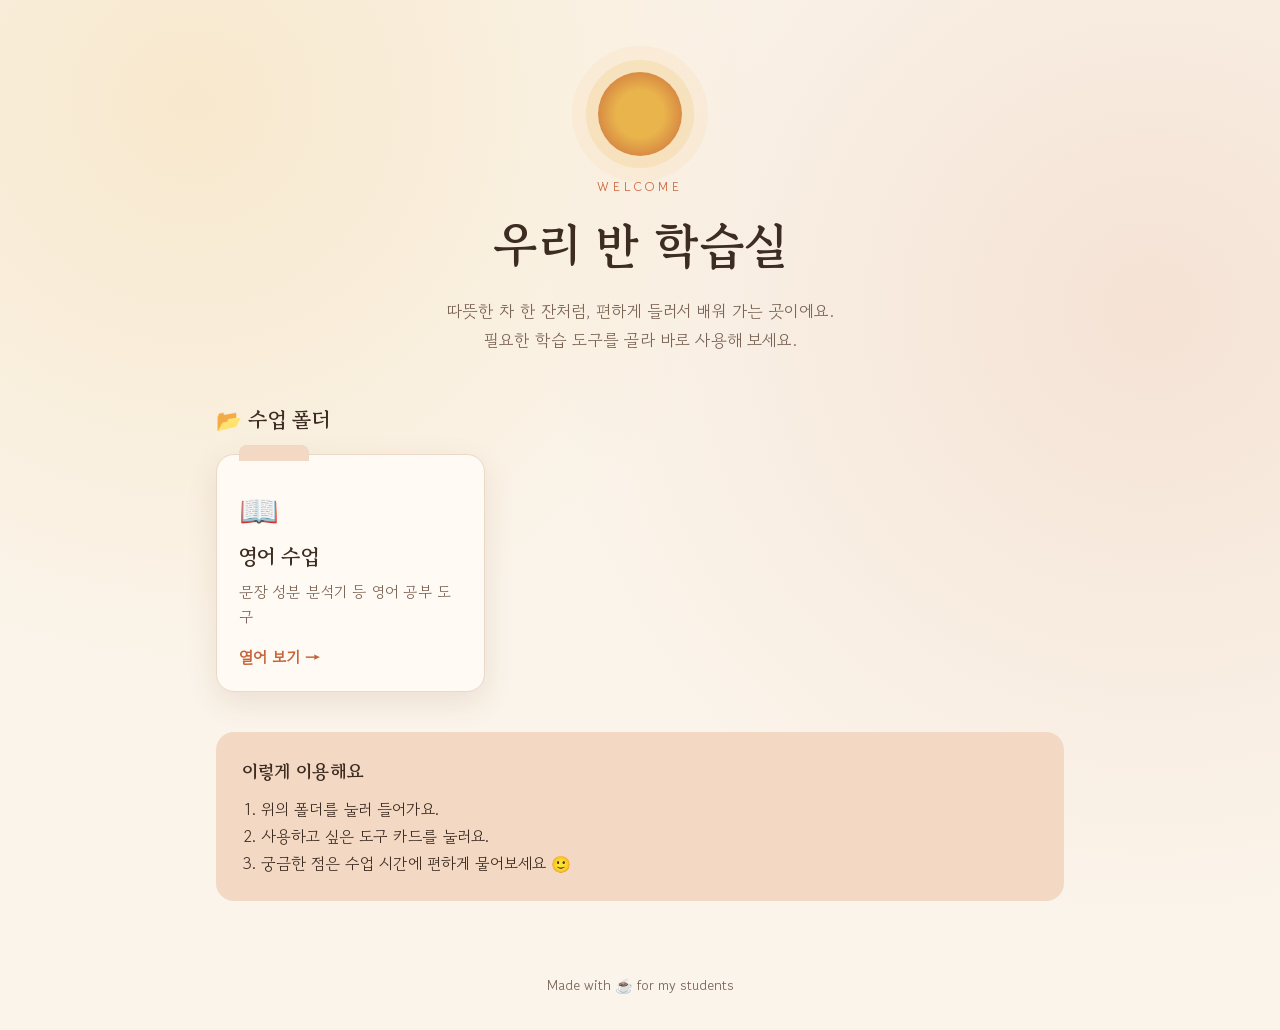
<file: index.html>
<!DOCTYPE html>
<html lang="ko">
<head>
<meta charset="utf-8">
<meta name="viewport" content="width=device-width, initial-scale=1">
<title>우리 반 학습실</title>
<meta name="description" content="함께 배우는 학습 도구를 모아 둔 공간">
<link rel="preconnect" href="https://fonts.googleapis.com">
<link rel="preconnect" href="https://fonts.gstatic.com" crossorigin>
<link href="https://fonts.googleapis.com/css2?family=Gowun+Batang:wght@400;700&family=Gowun+Dodum&display=swap" rel="stylesheet">
<link rel="stylesheet" href="style.css">
</head>
<body>
  <header class="hero">
    <div class="sun" aria-hidden="true"></div>
    <p class="eyebrow">Welcome</p>
    <h1>우리 반 학습실</h1>
    <p class="lead">따뜻한 차 한 잔처럼, 편하게 들러서 배워 가는 곳이에요.<br>필요한 학습 도구를 골라 바로 사용해 보세요.</p>
  </header>

  <main class="wrap">
    <h2 class="section-title">📂 수업 폴더</h2>
    <div class="grid">
      <a class="folder" href="영어 수업/">
        <span class="tab" aria-hidden="true"></span>
        <span class="icon" aria-hidden="true">📖</span>
        <span class="name">영어 수업</span>
        <span class="desc">문장 성분 분석기 등 영어 공부 도구</span>
        <span class="go">열어 보기 →</span>
      </a>
    </div>

    <section class="note">
      <h2>이렇게 이용해요</h2>
      <ol>
        <li>위의 폴더를 눌러 들어가요.</li>
        <li>사용하고 싶은 도구 카드를 눌러요.</li>
        <li>궁금한 점은 수업 시간에 편하게 물어보세요 🙂</li>
      </ol>
    </section>
  </main>

  <footer>Made with ☕ for my students</footer>
</body>
</html>
</file>
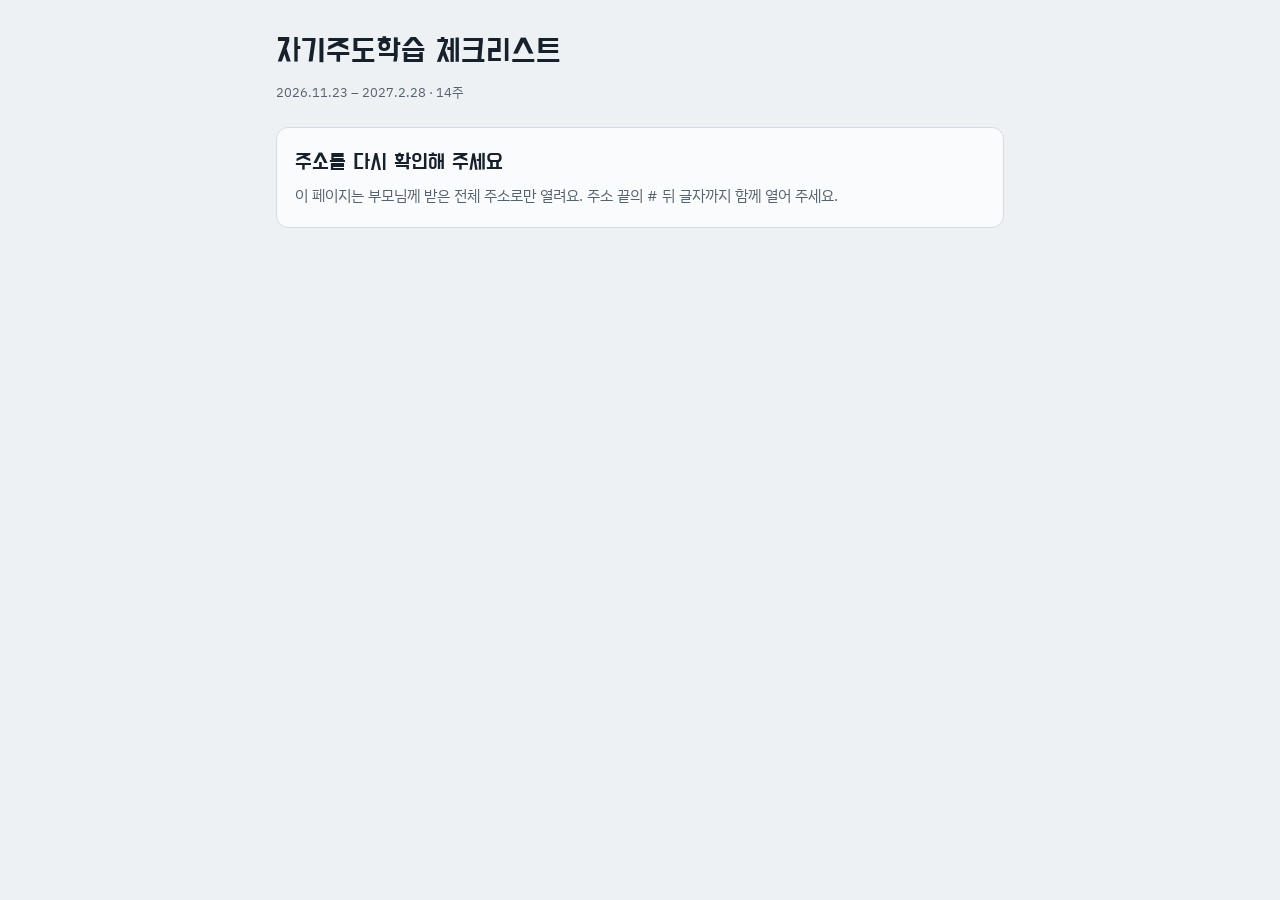
<file: study-checklist/index.html>
<!doctype html>
<html lang="ko">
<head>
<meta charset="utf-8">
<meta name="viewport" content="width=device-width, initial-scale=1, viewport-fit=cover">
<meta name="robots" content="noindex, nofollow">
<meta name="referrer" content="no-referrer">
<title>자기주도학습 체크리스트</title>
<link rel="icon" href="data:,">
<link rel="preconnect" href="https://fonts.googleapis.com">
<link rel="preconnect" href="https://fonts.gstatic.com" crossorigin>
<link rel="stylesheet" href="https://fonts.googleapis.com/css2?family=Do+Hyeon&family=IBM+Plex+Sans+KR:wght@400;500;600&display=swap">
<style>
/* Layout: 한 열 노트 형태. 위에서 아래로 주간 진행 → 전체 현황 → 요일 탭 → 오늘 체크리스트 → 모르는 부분 기록.
   과목마다 고유 색(수학 파랑, 과학 초록, 국어 분홍, 영어 황색)을 쓰고 나머지는 먹색으로 통일한다. */
:root {
  color-scheme: light;
  --bg: #eef1f4;
  --surface: #fafbfc;
  --ink: #17212b;
  --ink-2: #55626f;
  --line: #d5dbe2;
  --accent: #17212b;
  --on-accent: #fafbfc;
  --focus: #2a62d6;
  --danger: #b3362b;
  --warn-bg: #fff4d6;
  --warn-ink: #5e4300;
  --math: #2a62d6;
  --sci: #17784d;
  --ko: #c4365f;
  --en: #8f5a05;
  --font-display: "Do Hyeon", "Apple SD Gothic Neo", "Malgun Gothic", sans-serif;
  --font-body: "IBM Plex Sans KR", "Apple SD Gothic Neo", "Malgun Gothic", "Noto Sans KR", sans-serif;
}
@media (prefers-color-scheme: dark) {
  :root:not([data-theme="light"]) {
    --bg: #0f141a;
    --surface: #171e26;
    --ink: #e7ecf1;
    --ink-2: #9aa7b4;
    --line: #2a343f;
    --accent: #e7ecf1;
    --on-accent: #0f141a;
    --focus: #7aa5ff;
    --danger: #ff8a7d;
    --warn-bg: #3a2f10;
    --warn-ink: #f6dfa0;
    --math: #6b9bff;
    --sci: #4cc48c;
    --ko: #ff7c9f;
    --en: #f0b24a;
    color-scheme: dark;
  }
}
:root[data-theme="dark"] {
  --bg: #0f141a;
  --surface: #171e26;
  --ink: #e7ecf1;
  --ink-2: #9aa7b4;
  --line: #2a343f;
  --accent: #e7ecf1;
  --on-accent: #0f141a;
  --focus: #7aa5ff;
  --danger: #ff8a7d;
  --warn-bg: #3a2f10;
  --warn-ink: #f6dfa0;
  --math: #6b9bff;
  --sci: #4cc48c;
  --ko: #ff7c9f;
  --en: #f0b24a;
  color-scheme: dark;
}

* { box-sizing: border-box; }
html { -webkit-text-size-adjust: 100%; }
body { margin: 0; background: var(--bg); color: var(--ink); font-family: var(--font-body); font-size: 15px; line-height: 1.55; }
h1, h2, h3, p { margin: 0; }
button, input, select, textarea { font: inherit; color: inherit; }
button { cursor: pointer; }
[hidden] { display: none !important; }
:focus-visible { outline: 2px solid var(--focus); outline-offset: 2px; }

.wrap { max-width: 760px; margin-inline: auto; padding-inline: 16px; padding-block: 20px 40px; padding-bottom: calc(40px + env(safe-area-inset-bottom, 0px)); }

/* 상단 */
.top { display: flex; flex-direction: column; gap: 12px; }
h1 { font-family: var(--font-display); font-weight: 400; font-size: clamp(24px, 6vw, 32px); line-height: 1.2; text-wrap: balance; }
.period { color: var(--ink-2); font-size: 13px; font-variant-numeric: tabular-nums; }
.modenote { background: var(--warn-bg); color: var(--warn-ink); border-radius: 10px; padding: 10px 14px; font-size: 14px; }
.weekrow { display: flex; align-items: center; gap: 8px; }
.weekinfo { flex: 1; min-width: 0; display: flex; align-items: baseline; justify-content: space-between; gap: 12px; flex-wrap: wrap; }
.weeklabel { font-weight: 600; font-size: 16px; font-variant-numeric: tabular-nums; }
.weekcount { color: var(--ink-2); font-size: 14px; font-variant-numeric: tabular-nums; }
.icon { width: 44px; height: 44px; flex: none; border: 1px solid var(--line); background: var(--surface); border-radius: 10px; font-size: 22px; line-height: 1; display: grid; place-items: center; }
.icon:hover:not(:disabled) { border-color: var(--ink-2); }
.icon:disabled { opacity: .35; cursor: default; }
.track { height: 6px; background: var(--line); border-radius: 3px; overflow: hidden; }
.fill { height: 100%; width: 0; background: var(--accent); border-radius: 3px; transition: width .25s ease; }
.link { align-self: flex-start; background: none; border: 0; padding: 6px 0; color: var(--ink); text-decoration: underline; text-underline-offset: 3px; font-size: 14px; }

/* 전체 현황 */
.overall { margin-top: 12px; background: var(--surface); border: 1px solid var(--line); border-radius: 12px; overflow: hidden; }
.overall > summary { min-height: 48px; display: flex; align-items: center; gap: 10px; padding-inline: 14px; font-weight: 600; cursor: pointer; list-style-position: inside; }
.overall > summary .sum-total { margin-left: auto; color: var(--ink-2); font-weight: 400; font-size: 13px; font-variant-numeric: tabular-nums; }
.owk { display: grid; grid-template-columns: minmax(0, 1fr) auto; align-items: center; column-gap: 12px; row-gap: 6px; width: 100%; text-align: left; border: 0; border-top: 1px solid var(--line); background: transparent; padding: 10px 14px; min-height: 56px; }
.owk:hover { background: var(--bg); }
.owk[aria-current="true"] { background: var(--bg); }
.owk .ow-name { font-weight: 600; font-size: 14px; font-variant-numeric: tabular-nums; }
.owk .ow-name small { font-weight: 400; color: var(--ink-2); margin-left: 6px; font-size: 12px; }
.owk .ow-stat { color: var(--ink-2); font-size: 13px; font-variant-numeric: tabular-nums; text-align: right; }
.owk .ow-bar { grid-column: 1 / -1; height: 4px; background: var(--line); border-radius: 2px; overflow: hidden; }
.owk .ow-bar i { display: block; height: 100%; background: var(--accent); }

/* 요일 탭 */
.tabs { position: sticky; top: env(safe-area-inset-top, 0px); z-index: 5; background: var(--bg); padding-block: 12px; display: grid; grid-template-columns: repeat(7, minmax(0, 1fr)); gap: 4px; margin-top: 4px; }
.tab { min-height: 66px; padding: 6px 2px; border: 1px solid var(--line); background: var(--surface); border-radius: 10px; display: flex; flex-direction: column; align-items: center; justify-content: center; gap: 2px; }
.tab .dn { font-weight: 600; font-size: 15px; }
.tab .dd { width: 24px; height: 24px; display: grid; place-items: center; border-radius: 50%; font-size: 13px; color: var(--ink-2); font-variant-numeric: tabular-nums; }
.tab.today .dd { border: 1.5px solid currentColor; color: var(--ink); font-weight: 600; }
.tab .dc { font-size: 11px; color: var(--ink-2); font-variant-numeric: tabular-nums; }
.tab.complete .dc { color: var(--sci); font-weight: 600; }
.tab[aria-current="true"] { background: var(--accent); color: var(--on-accent); border-color: var(--accent); }
.tab[aria-current="true"] .dd, .tab[aria-current="true"] .dc, .tab[aria-current="true"].complete .dc { color: var(--on-accent); }
.tab[aria-current="true"].today .dd { color: var(--on-accent); }

/* 오늘 체크리스트 */
.dayhead { display: flex; align-items: center; gap: 10px; flex-wrap: wrap; margin-top: 12px; }
h2 { font-family: var(--font-display); font-weight: 400; font-size: 22px; line-height: 1.3; }
.badge { background: var(--accent); color: var(--on-accent); border-radius: 999px; padding: 1px 10px; font-size: 12px; font-weight: 600; }
.daycount { margin-left: auto; font-family: var(--font-display); font-size: 22px; font-variant-numeric: tabular-nums; }
.alldone { color: var(--sci); font-weight: 600; margin-top: 6px; }
.group { margin-top: 18px; }
.grouphead { display: flex; align-items: center; gap: 8px; font-weight: 600; color: var(--c); font-size: 14px; }
.grouphead .dot { width: 10px; height: 10px; border-radius: 50%; background: var(--c); }
.grouphead .gc { margin-left: auto; color: var(--ink-2); font-weight: 400; font-variant-numeric: tabular-nums; }
.items { list-style: none; margin: 6px 0 0; padding: 0; background: var(--surface); border: 1px solid var(--line); border-radius: 12px; }
.item { display: flex; flex-wrap: wrap; align-items: center; column-gap: 8px; padding-inline: 14px 10px; }
.item + .item { border-top: 1px solid var(--line); }
.check { flex: 1 1 200px; min-width: 0; display: flex; align-items: center; gap: 12px; padding-block: 12px; min-height: 56px; cursor: pointer; }
.check input { position: absolute; opacity: 0; width: 1px; height: 1px; }
.box { flex: none; width: 26px; height: 26px; border: 2px solid var(--c); border-radius: 7px; position: relative; background: transparent; }
.check input:checked + .box { background: var(--c); }
.check input:checked + .box::after { content: ""; position: absolute; left: 7px; top: 2px; width: 7px; height: 13px; border: solid var(--on-accent); border-width: 0 2.5px 2.5px 0; transform: rotate(45deg); }
.check input:focus-visible + .box { outline: 2px solid var(--focus); outline-offset: 2px; }
.itext { min-width: 0; display: flex; flex-direction: column; }
.ititle { font-weight: 500; overflow-wrap: anywhere; }
.ihint { color: var(--ink-2); font-size: 13px; }
.item.done .ititle { text-decoration: line-through; color: var(--ink-2); }
.iact { margin-left: auto; display: flex; align-items: center; gap: 8px; flex-wrap: wrap; padding-bottom: 8px; }
.skip { display: inline-flex; align-items: center; gap: 6px; min-height: 40px; padding: 0 12px 0 10px; border: 1px solid var(--line); border-radius: 999px; font-size: 13px; color: var(--ink-2); cursor: pointer; }
.skip input { width: 18px; height: 18px; margin: 0; accent-color: var(--ink-2); }
.item.skipped .skip { background: var(--ink-2); border-color: var(--ink-2); color: var(--bg); font-weight: 600; }
.item.skipped .skip input { accent-color: var(--bg); }
.item.skipped .ititle { color: var(--ink-2); }
.ask { flex: none; border: 1px solid var(--line); background: transparent; border-radius: 999px; padding: 6px 12px; min-height: 36px; font-size: 13px; color: var(--ink-2); }
.ask:hover { color: var(--ink); border-color: var(--ink-2); }
.s-math { --c: var(--math); }
.s-sci { --c: var(--sci); }
.s-ko { --c: var(--ko); }
.s-en { --c: var(--en); }

/* 기록 */
.log { margin-top: 36px; padding-top: 24px; border-top: 1px solid var(--line); }
.lede { color: var(--ink-2); margin-top: 4px; }
form { margin-top: 16px; display: flex; flex-direction: column; gap: 14px; background: var(--surface); border: 1px solid var(--line); border-radius: 12px; padding: 16px; }
.two { display: grid; grid-template-columns: repeat(auto-fit, minmax(150px, 1fr)); gap: 12px; }
.field { display: flex; flex-direction: column; gap: 6px; min-width: 0; }
.field > span, legend { font-size: 13px; font-weight: 600; color: var(--ink-2); }
fieldset { border: 0; padding: 0; margin: 0; min-width: 0; }
legend { padding: 0; margin-bottom: 6px; }
select, input[type="text"], textarea { width: 100%; min-height: 44px; padding: 10px 12px; font-size: 16px; background: var(--bg); border: 1px solid var(--line); border-radius: 8px; }
textarea { resize: vertical; }
.chips { display: flex; flex-wrap: wrap; gap: 8px; }
.chip { min-height: 40px; padding: 6px 14px; border-radius: 999px; border: 1px solid var(--line); background: var(--bg); font-size: 14px; }
.chip[aria-pressed="true"] { background: var(--accent); color: var(--on-accent); border-color: var(--accent); font-weight: 600; }
.formfoot { display: flex; align-items: center; gap: 12px; flex-wrap: wrap; }
.primary { min-height: 46px; padding: 10px 22px; border: 0; border-radius: 10px; background: var(--accent); color: var(--on-accent); font-weight: 600; }
.hint { color: var(--ink-2); font-size: 13px; }
.msg { color: var(--danger); font-size: 13px; }

.logbar { margin-top: 24px; display: flex; align-items: center; justify-content: space-between; gap: 12px; flex-wrap: wrap; }
.seg { display: inline-flex; border: 1px solid var(--line); border-radius: 10px; overflow: hidden; background: var(--surface); }
.seg button { border: 0; background: transparent; padding: 8px 14px; min-height: 40px; font-size: 14px; }
.seg button[aria-pressed="true"] { background: var(--accent); color: var(--on-accent); font-weight: 600; }
.notes { list-style: none; margin: 12px 0 0; padding: 0; display: flex; flex-direction: column; gap: 10px; }
.empty { color: var(--ink-2); padding: 18px 4px; }
.note { background: var(--surface); border: 1px solid var(--line); border-radius: 12px; padding: 14px 16px; display: flex; flex-direction: column; gap: 8px; min-width: 0; }
.nhead { display: flex; align-items: center; gap: 8px; flex-wrap: wrap; font-size: 13px; }
.ntag { color: var(--c); font-weight: 600; }
.nwhen { color: var(--ink-2); }
.nsrc { margin-left: auto; display: flex; gap: 6px; flex-wrap: wrap; }
.nsrc span { border: 1px solid var(--line); border-radius: 999px; padding: 0 9px; font-size: 12px; }
.nq { font-weight: 500; white-space: pre-wrap; overflow-wrap: anywhere; }
.nmeta { color: var(--ink-2); font-size: 14px; white-space: pre-wrap; overflow-wrap: anywhere; }
.nmeta b { font-weight: 600; color: var(--ink); }
.nact { display: flex; align-items: center; justify-content: space-between; gap: 12px; flex-wrap: wrap; margin-top: 2px; }
.solved { display: inline-flex; align-items: center; gap: 8px; min-height: 40px; cursor: pointer; font-size: 14px; }
.solved input { width: 20px; height: 20px; accent-color: var(--sci); }
.del { border: 0; background: none; color: var(--ink-2); font-size: 13px; min-height: 40px; padding: 0 4px; text-decoration: underline; text-underline-offset: 3px; }
.del.armed { color: var(--danger); font-weight: 600; }
.note.isdone .nq { color: var(--ink-2); }

/* 주소 키가 없을 때 */
.gate { margin-top: 24px; background: var(--surface); border: 1px solid var(--line); border-radius: 12px; padding: 20px 18px; display: flex; flex-direction: column; gap: 8px; }
.gate p { color: var(--ink-2); }

footer { margin-top: 28px; color: var(--ink-2); font-size: 13px; }
footer .err { color: var(--danger); }

@media (min-width: 560px) {
  .wrap { padding-block: 32px 56px; }
  .tab { min-height: 72px; }
}
@media (prefers-reduced-motion: reduce) {
  .fill { transition: none; }
}
</style>
</head>
<body>

<div class="wrap">
  <header class="top">
    <h1>자기주도학습 체크리스트</h1>
    <p class="period" id="period"></p>
    <p class="modenote" id="modeNote" hidden></p>
  </header>

  <section id="gate" class="gate" hidden>
    <h2>주소를 다시 확인해 주세요</h2>
    <p>이 페이지는 부모님께 받은 전체 주소로만 열려요. 주소 끝의 # 뒤 글자까지 함께 열어 주세요.</p>
  </section>

  <div id="app">
    <div class="weekrow" style="margin-top:12px">
      <button id="prevWeek" class="icon" type="button" aria-label="이전 주">‹</button>
      <div class="weekinfo">
        <span id="weekLabel" class="weeklabel"></span>
        <span id="weekCount" class="weekcount"></span>
      </div>
      <button id="nextWeek" class="icon" type="button" aria-label="다음 주">›</button>
    </div>
    <div class="track" id="weekTrack" role="progressbar" aria-label="이번 주 진행률" aria-valuemin="0" aria-valuemax="100" aria-valuenow="0" style="margin-top:12px"><div id="weekFill" class="fill"></div></div>
    <button id="thisWeek" class="link" type="button" hidden>이번 주로 돌아가기</button>

    <details class="overall" id="overall">
      <summary><span>전체 현황</span><span class="sum-total" id="sumTotal"></span></summary>
      <div id="overallList"></div>
    </details>

    <nav id="tabs" class="tabs" aria-label="요일 선택"></nav>

    <main>
      <section aria-labelledby="dayTitle">
        <div class="dayhead">
          <h2 id="dayTitle"></h2>
          <span id="todayBadge" class="badge" hidden>오늘</span>
          <span id="dayCount" class="daycount"></span>
        </div>
        <p id="allDone" class="alldone" hidden></p>
        <div id="groups"></div>
      </section>

      <section id="log" class="log" aria-labelledby="logTitle">
        <h2 id="logTitle">모르는 부분 기록</h2>
        <p class="lede">공부하다 막힌 곳을 어디에서 찾아봤는지 적어 두세요.</p>

        <form id="noteForm" novalidate>
          <div class="two">
            <label class="field"><span>과목</span><select id="nSubject"></select></label>
            <label class="field"><span>파트</span><select id="nPart"></select></label>
          </div>
          <fieldset>
            <legend>찾아본 곳 (여러 개 선택 가능)</legend>
            <div id="nSources" class="chips"></div>
          </fieldset>
          <label class="field"><span>모르는 내용</span><textarea id="nQuestion" rows="3" placeholder="어떤 부분이 이해되지 않았나요?"></textarea></label>
          <label class="field"><span>강의 제목 · 검색어</span><input id="nQuery" type="text" autocomplete="off" placeholder="유튜브 채널과 강의 제목, EBS 강의명, AI에 물어본 질문"></label>
          <label class="field"><span>알게 된 내용</span><textarea id="nAnswer" rows="2" placeholder="찾아보고 이해한 점 (아직이면 비워 두세요)"></textarea></label>
          <div class="formfoot">
            <button class="primary" type="submit">기록 추가</button>
            <span id="nDayHint" class="hint"></span>
            <span id="nMsg" class="msg" role="alert"></span>
          </div>
        </form>

        <div class="logbar">
          <div class="seg" role="group" aria-label="기록 보기 범위">
            <button id="fDay" type="button" aria-pressed="true"></button>
            <button id="fWeek" type="button" aria-pressed="false"></button>
          </div>
        </div>
        <ul id="notes" class="notes"></ul>
      </section>
    </main>
  </div>

  <footer><span id="saveStatus" aria-live="polite"></span></footer>
</div>

<noscript><p style="padding:16px">이 페이지는 JavaScript가 켜져 있어야 동작해요.</p></noscript>

<script type="module">
import { firebaseConfig } from './firebase-config.js';

document.documentElement.lang = 'ko';

/* ---------- 학습 계획 ---------- */
const DAYS = ['월', '화', '수', '목', '금', '토', '일'];
const SUBJ = { math: '수학', sci: '과학', ko: '국어', en: '영어' };
const ORDER = ['math', 'sci', 'ko', 'en'];
const PARTS = {
  math: ['학원 수업', '기타'],
  sci: ['학원 수업', '기타'],
  ko: ['어휘', '문법', '문학', '비문학', '기타'],
  en: ['단어', '문법·구문·독해', '기타']
};
const SOURCES = ['유튜브 강의', 'EBS 강의', 'AI 검색', '기타'];
const ITEMS = {
  math: { s: 'math', part: '학원 수업', title: '수학 학원 출석', hint: '학원에 다녀왔으면 체크' },
  sci: { s: 'sci', part: '학원 수업', title: '과학 학원 출석', hint: '학원에 다녀왔으면 체크' },
  kov: { s: 'ko', part: '어휘', title: '국어 어휘', hint: '매일' },
  kog: { s: 'ko', part: '문법', title: '국어 문법', hint: '금요일' },
  kol: { s: 'ko', part: '문학', title: '국어 문학', hint: '금요일' },
  kon: { s: 'ko', part: '비문학', title: '국어 비문학', hint: '일요일' },
  env: { s: 'en', part: '단어', title: '영어 단어', hint: '매일' },
  eng: { s: 'en', part: '문법·구문·독해', title: '영어 문법 · 구문 · 독해', hint: '일요일' }
};
const SCHEDULE = [
  ['math', 'kov', 'env'],          // 월
  ['sci', 'kov', 'env'],           // 화
  ['math', 'kov', 'env'],          // 수
  ['math', 'kov', 'env'],          // 목
  ['kov', 'kog', 'kol', 'env'],    // 금
  ['math', 'kov', 'env'],          // 토
  ['kov', 'kon', 'env', 'eng']     // 일
];
const WEEK_TOTAL = SCHEDULE.reduce((a, d) => a + d.length, 0);

/* ---------- 기간: 2026-11-23(월) ~ 2027-02-28(일), 14주 ---------- */
const START = new Date(2026, 10, 23);
const WEEKS = 14;

/* ---------- 날짜 ---------- */
const pad = (n) => String(n).padStart(2, '0');
const keyOf = (d) => d.getFullYear() + '-' + pad(d.getMonth() + 1) + '-' + pad(d.getDate());
const addDays = (d, n) => { const x = new Date(d.getFullYear(), d.getMonth(), d.getDate()); x.setDate(x.getDate() + n); return x; };
const md = (d) => (d.getMonth() + 1) + '월 ' + d.getDate() + '일';
const ymd = (d) => d.getFullYear() + '.' + (d.getMonth() + 1) + '.' + d.getDate();
const weekStartOf = (i) => addDays(START, i * 7);
const dayOnly = (d) => new Date(d.getFullYear(), d.getMonth(), d.getDate());

const today = dayOnly(new Date());
const daysSinceStart = Math.floor((today - START) / 86400000);
const todayWeek = Math.floor(daysSinceStart / 7);            // 범위 밖이면 음수 또는 WEEKS 이상
const todayInRange = todayWeek >= 0 && todayWeek < WEEKS;
const todayIdx = ((today.getDay() + 6) % 7);
const startWeek = Math.min(Math.max(todayWeek, 0), WEEKS - 1);

/* ---------- 데이터 ---------- */
const DEL = Symbol('del');
const emptyData = () => ({ checks: {}, skips: {}, notes: {}, updatedAt: 0 });
function normalize(o) {
  o = o || {};
  const obj = (v) => (v && typeof v === 'object' && !Array.isArray(v)) ? v : {};
  return { checks: obj(o.checks), skips: obj(o.skips), notes: obj(o.notes), updatedAt: Number(o.updatedAt) || 0 };
}
function applyPatch(d, p) {
  for (const sec of ['checks', 'skips', 'notes']) {
    const part = p[sec];
    if (!part) continue;
    for (const k of Object.keys(part)) {
      const v = part[k];
      if (v === DEL) delete d[sec][k];
      else if (sec === 'notes') d.notes[k] = Object.assign({}, d.notes[k] || {}, v);
      else d[sec][k] = v;
    }
  }
}

const state = { week: startWeek, day: (todayInRange && todayWeek === startWeek) ? todayIdx : 0, filter: 'day', sources: {} };
let allWeeks = {};          // 'YYYY-MM-DD' -> data
let backend = null;         // { mode, start(onData), write(weekKey, patch) }

const wkey = () => keyOf(weekStartOf(state.week));
const cur = () => allWeeks[wkey()] || emptyData();
const isTodayWeek = () => todayInRange && state.week === todayWeek;

/* ---------- 주소의 비밀 키 ---------- */
function readKey() {
  const re = /^[A-Za-z0-9_-]{20,}$/;
  const m = /(?:^#|&)k=([A-Za-z0-9_-]{20,})/.exec(location.hash);
  let key = m ? m[1] : null;
  if (key) {
    try {
      localStorage.setItem('sdl2:key', key);
    } catch (e) {}
    return key;
  }
  try { key = localStorage.getItem('sdl2:key'); } catch (e) { key = null; }
  return (key && re.test(key)) ? key : null;
}

/* ---------- 저장소: 로컬(설정 전) ---------- */
function makeLocalBackend() {
  const prefix = 'sdl2:w:';
  return {
    mode: 'local',
    start(onData) {
      const all = {};
      try {
        for (let i = 0; i < localStorage.length; i++) {
          const k = localStorage.key(i);
          if (k && k.indexOf(prefix) === 0) all[k.slice(prefix.length)] = normalize(JSON.parse(localStorage.getItem(k)));
        }
      } catch (e) {}
      onData(all, { pending: false, local: true });
    },
    write(weekKey) {
      let ok = true;
      try { localStorage.setItem(prefix + weekKey, JSON.stringify(allWeeks[weekKey])); } catch (e) { ok = false; }
      setStatus(ok ? 'local' : 'localfail');
    }
  };
}

/* ---------- 저장소: Firebase(Firestore) ---------- */
async function makeCloudBackend(key) {
  const BASE = 'https://www.gstatic.com/firebasejs/10.14.1/';
  const [appMod, fs] = await Promise.all([import(BASE + 'firebase-app.js'), import(BASE + 'firebase-firestore.js')]);
  const app = appMod.initializeApp(firebaseConfig);
  let db;
  try {
    db = fs.initializeFirestore(app, { localCache: fs.persistentLocalCache({ tabManager: fs.persistentMultipleTabManager() }) });
  } catch (e) {
    db = fs.getFirestore(app);
  }
  const col = fs.collection(db, 'checklists', key, 'weeks');
  const toCloud = (patch) => {
    const out = { updatedAt: Date.now() };
    for (const sec of ['checks', 'skips', 'notes']) {
      if (!patch[sec]) continue;
      out[sec] = {};
      for (const k of Object.keys(patch[sec])) {
        const v = patch[sec][k];
        if (v === DEL) out[sec][k] = fs.deleteField();
        else out[sec][k] = v;
      }
    }
    return out;
  };
  return {
    mode: 'cloud',
    start(onData, onError) {
      fs.onSnapshot(col, (snap) => {
        const all = {};
        snap.docs.forEach((d) => { all[d.id] = normalize(d.data()); });
        onData(all, { pending: snap.metadata.hasPendingWrites, fromCache: snap.metadata.fromCache });
      }, (err) => onError(err));
    },
    write(weekKey, patch) {
      setStatus('saving');
      fs.setDoc(fs.doc(col, weekKey), toCloud(patch), { merge: true }).catch((err) => {
        setStatus('error', err && err.code ? err.code : String(err));
      });
    }
  };
}

/* ---------- 상태 표시 ---------- */
function setStatus(kind, detail) {
  const el = document.getElementById('saveStatus');
  el.className = '';
  const map = {
    cloud: '저장됨 · 부모님 화면에도 바로 반영돼요',
    saving: '저장 중…',
    offline: '인터넷이 끊겼어요. 연결되면 자동으로 저장돼요',
    local: '저장됨 · 이 기기에만 보관돼요 (Firebase 설정 전)',
    localfail: '저장할 수 없어요. 시크릿 모드이거나 브라우저가 저장을 막고 있어요.'
  };
  if (kind === 'error') {
    el.className = 'err';
    el.textContent = '저장하지 못했어요 (' + (detail || '알 수 없는 오류') + '). 보안 규칙과 설정을 확인해 주세요.';
    return;
  }
  el.textContent = map[kind] || '';
}

/* ---------- 변경 적용 ---------- */
function commit(patch) {
  const k = wkey();
  if (!allWeeks[k]) allWeeks[k] = emptyData();
  applyPatch(allWeeks[k], patch);
  allWeeks[k].updatedAt = Date.now();
  backend.write(k, patch);
}

/* ---------- DOM 도우미 ---------- */
function h(tag, props) {
  const e = document.createElement(tag);
  props = props || {};
  for (const k in props) {
    const v = props[k];
    if (k === 'class') e.className = v;
    else if (k === 'checked') e.checked = !!v;
    else if (k.indexOf('on') === 0) e.addEventListener(k.slice(2), v);
    else if (v === true) e.setAttribute(k, '');
    else if (v !== false && v != null) e.setAttribute(k, v);
  }
  for (let i = 2; i < arguments.length; i++) {
    const kids = [].concat(arguments[i]);
    for (const c of kids) {
      if (c == null || c === false) continue;
      e.append(c.nodeType ? c : document.createTextNode(c));
    }
  }
  return e;
}
const $ = (id) => document.getElementById(id);

const countDay = (d, i, sec) => SCHEDULE[i].filter((id) => d[sec][i + '_' + id]).length;
const countWeek = (d, sec) => { let n = 0; for (let i = 0; i < 7; i++) n += countDay(d, i, sec); return n; };

/* ---------- 렌더 ---------- */
function renderWeek() {
  const start = weekStartOf(state.week);
  $('weekLabel').textContent = (state.week + 1) + '주차 · ' + md(start) + ' – ' + md(addDays(start, 6));
  const d = cur();
  const done = countWeek(d, 'checks'), sk = countWeek(d, 'skips');
  const pct = Math.round(done / WEEK_TOTAL * 100);
  $('weekCount').textContent = '완료 ' + done + ' / ' + WEEK_TOTAL + (sk ? ' · 안 함 ' + sk : '');
  $('weekFill').style.width = pct + '%';
  $('weekTrack').setAttribute('aria-valuenow', String(pct));
  $('prevWeek').disabled = state.week <= 0;
  $('nextWeek').disabled = state.week >= WEEKS - 1;
  $('thisWeek').hidden = state.week === startWeek;
}

function renderOverall() {
  const box = $('overallList');
  box.textContent = '';
  let tDone = 0, tSkip = 0, tNotes = 0, tTotal = 0;
  for (let i = 0; i < WEEKS; i++) {
    const start = weekStartOf(i), end = addDays(start, 6);
    const d = allWeeks[keyOf(start)] || emptyData();
    const done = countWeek(d, 'checks'), sk = countWeek(d, 'skips'), nn = Object.keys(d.notes).length;
    tDone += done; tSkip += sk; tNotes += nn; tTotal += WEEK_TOTAL;
    const past = end < today;
    const miss = past ? Math.max(WEEK_TOTAL - done - sk, 0) : 0;
    const stat = '완료 ' + done + '/' + WEEK_TOTAL + (sk ? ' · 안 함 ' + sk : '') + (miss ? ' · 미체크 ' + miss : '') + (nn ? ' · 기록 ' + nn : '');
    box.append(h('button', {
      type: 'button', class: 'owk', 'aria-current': i === state.week ? 'true' : 'false',
      'aria-label': (i + 1) + '주차 ' + md(start) + '부터 ' + md(end) + ', ' + stat,
      onclick: () => { state.week = i; state.day = (todayInRange && i === todayWeek) ? todayIdx : 0; $('overall').open = false; renderAll(); window.scrollTo(0, 0); }
    },
      h('span', { class: 'ow-name' }, (i + 1) + '주차', h('small', null, md(start) + ' – ' + md(end))),
      h('span', { class: 'ow-stat' }, stat),
      h('span', { class: 'ow-bar', 'aria-hidden': 'true' }, h('i', { style: 'width:' + Math.round(done / WEEK_TOTAL * 100) + '%' }))
    ));
  }
  $('sumTotal').textContent = '완료 ' + tDone + '/' + tTotal + (tSkip ? ' · 안 함 ' + tSkip : '') + (tNotes ? ' · 기록 ' + tNotes : '');
}

function renderTabs() {
  const nav = $('tabs');
  nav.textContent = '';
  const d = cur(), start = weekStartOf(state.week);
  for (let i = 0; i < 7; i++) {
    const date = addDays(start, i);
    const done = countDay(d, i, 'checks'), total = SCHEDULE[i].length, sk = countDay(d, i, 'skips');
    const isToday = isTodayWeek() && i === todayIdx;
    const cls = 'tab' + (isToday ? ' today' : '') + (done === total ? ' complete' : '');
    nav.append(h('button', {
      type: 'button', class: cls,
      'aria-current': i === state.day ? 'true' : 'false',
      'aria-label': DAYS[i] + '요일 ' + md(date) + ', ' + done + '/' + total + ' 완료' + (sk ? ', 안 함 ' + sk : '') + (isToday ? ', 오늘' : ''),
      onclick: () => { state.day = i; renderAll(); }
    },
      h('span', { class: 'dn' }, DAYS[i]),
      h('span', { class: 'dd' }, String(date.getDate())),
      h('span', { class: 'dc' }, done + '/' + total + (sk ? ' ·안' + sk : ''))
    ));
  }
}

function renderDay(focusKey, focusSkipKey) {
  const i = state.day, date = addDays(weekStartOf(state.week), i), d = cur();
  $('dayTitle').textContent = DAYS[i] + '요일 · ' + md(date);
  $('todayBadge').hidden = !(isTodayWeek() && i === todayIdx);
  const done = countDay(d, i, 'checks'), total = SCHEDULE[i].length, skn = countDay(d, i, 'skips');
  $('dayCount').textContent = done + ' / ' + total;
  const al = $('allDone');
  al.hidden = (done + skn) !== total;
  al.textContent = skn ? ('이 날 항목을 모두 기록했어요. (안 함 ' + skn + '개)') : '이 날 할 일을 모두 마쳤어요.';

  const wrap = $('groups');
  wrap.textContent = '';
  ORDER.forEach((s) => {
    const ids = SCHEDULE[i].filter((id) => ITEMS[id].s === s);
    if (!ids.length) return;
    const gd = ids.filter((id) => d.checks[i + '_' + id]).length;
    const ul = h('ul', { class: 'items' });
    ids.forEach((id) => {
      const it = ITEMS[id], k = i + '_' + id, on = !!d.checks[k], off = !!d.skips[k];
      const input = h('input', {
        type: 'checkbox', checked: on, 'data-k': k,
        onchange: (e) => {
          if (e.target.checked) commit({ checks: { [k]: true }, skips: { [k]: DEL } });
          else commit({ checks: { [k]: DEL } });
          renderWeek(); renderOverall(); renderTabs(); renderDay(k);
        }
      });
      const skipInput = h('input', {
        type: 'checkbox', checked: off, 'data-sk': k, 'aria-label': it.title + ' 안 함',
        onchange: (e) => {
          if (e.target.checked) commit({ skips: { [k]: true }, checks: { [k]: DEL } });
          else commit({ skips: { [k]: DEL } });
          renderWeek(); renderOverall(); renderTabs(); renderDay(null, k);
        }
      });
      ul.append(h('li', { class: 'item s-' + s + (on ? ' done' : '') + (off ? ' skipped' : '') },
        h('label', { class: 'check' },
          input, h('span', { class: 'box', 'aria-hidden': 'true' }),
          h('span', { class: 'itext' },
            h('span', { class: 'ititle' }, it.title),
            h('span', { class: 'ihint' }, it.hint))
        ),
        h('div', { class: 'iact' },
          h('label', { class: 'skip' }, skipInput, '안 함'),
          h('button', {
            type: 'button', class: 'ask', 'aria-label': it.title + ' 중 모르는 부분 적기',
            onclick: () => prefill(it.s, it.part)
          }, '모르는 부분 적기'))
      ));
    });
    wrap.append(h('div', { class: 'group s-' + s },
      h('div', { class: 'grouphead' },
        h('span', { class: 'dot', 'aria-hidden': 'true' }),
        h('span', null, SUBJ[s]),
        h('span', { class: 'gc' }, gd + '/' + ids.length)),
      ul));
  });
  const fe = focusKey ? wrap.querySelector('input[data-k="' + focusKey + '"]')
    : focusSkipKey ? wrap.querySelector('input[data-sk="' + focusSkipKey + '"]') : null;
  if (fe) fe.focus({ preventScroll: true });
}

function renderFormMeta() {
  $('nDayHint').textContent = DAYS[state.day] + '요일 기록으로 저장돼요';
  const all = Object.keys(cur().notes);
  const dayN = all.filter((id) => cur().notes[id].day === state.day).length;
  $('fDay').textContent = DAYS[state.day] + '요일 기록 (' + dayN + ')';
  $('fWeek').textContent = (state.week + 1) + '주차 전체 (' + all.length + ')';
  $('fDay').setAttribute('aria-pressed', String(state.filter === 'day'));
  $('fWeek').setAttribute('aria-pressed', String(state.filter === 'week'));
}

function renderNotes() {
  const ul = $('notes');
  ul.textContent = '';
  const notes = cur().notes;
  const list = Object.keys(notes).map((id) => Object.assign({ id }, notes[id]))
    .filter((n) => state.filter === 'week' || n.day === state.day);
  list.sort((a, b) => (b.ts || 0) - (a.ts || 0));
  if (!list.length) {
    ul.append(h('li', { class: 'empty' }, state.filter === 'week'
      ? '이 주에는 아직 적은 기록이 없어요.'
      : DAYS[state.day] + '요일에는 아직 적은 기록이 없어요. 공부하다 막히면 위 양식에 적어 보세요.'));
    return;
  }
  list.forEach((n) => {
    const date = addDays(weekStartOf(state.week), n.day);
    const srcs = (n.sources || []).map((s) => h('span', null, s));
    let armed = false, timer = null;
    const del = h('button', {
      type: 'button', class: 'del',
      onclick: () => {
        if (!armed) {
          armed = true; del.classList.add('armed'); del.textContent = '한 번 더 누르면 삭제';
          timer = setTimeout(() => { armed = false; del.classList.remove('armed'); del.textContent = '삭제'; }, 3000);
          return;
        }
        clearTimeout(timer);
        commit({ notes: { [n.id]: DEL } });
        renderOverall(); renderFormMeta(); renderNotes();
      }
    }, '삭제');
    ul.append(h('li', { class: 'note s-' + n.subject + (n.solved ? ' isdone' : '') },
      h('div', { class: 'nhead' },
        h('span', { class: 'ntag' }, (SUBJ[n.subject] || '') + ' · ' + (n.part || '')),
        h('span', { class: 'nwhen' }, DAYS[n.day] + '요일 ' + md(date)),
        srcs.length ? h('span', { class: 'nsrc' }, srcs) : null),
      h('p', { class: 'nq' }, n.question || ''),
      n.query ? h('p', { class: 'nmeta' }, h('b', null, '찾아본 것 '), n.query) : null,
      n.answer ? h('p', { class: 'nmeta' }, h('b', null, '알게 된 내용 '), n.answer) : null,
      h('div', { class: 'nact' },
        h('label', { class: 'solved' },
          h('input', {
            type: 'checkbox', checked: !!n.solved,
            onchange: (e) => { commit({ notes: { [n.id]: { solved: e.target.checked } } }); renderNotes(); }
          }),
          '이해했어요'),
        del)
    ));
  });
}

function renderAll() {
  renderWeek(); renderOverall(); renderTabs(); renderDay(); renderFormMeta(); renderNotes();
}

/* ---------- 기록 양식 ---------- */
function fillParts(subject, part) {
  const sel = $('nPart');
  sel.textContent = '';
  PARTS[subject].forEach((p) => sel.append(h('option', { value: p }, p)));
  if (part && PARTS[subject].indexOf(part) >= 0) sel.value = part;
}
function renderSources() {
  const box = $('nSources');
  box.textContent = '';
  SOURCES.forEach((s) => {
    box.append(h('button', {
      type: 'button', class: 'chip', 'aria-pressed': state.sources[s] ? 'true' : 'false',
      onclick: (e) => {
        state.sources[s] = !state.sources[s];
        e.currentTarget.setAttribute('aria-pressed', String(!!state.sources[s]));
      }
    }, s));
  });
}
function prefill(subject, part) {
  $('nSubject').value = subject;
  fillParts(subject, part);
  const reduce = window.matchMedia && window.matchMedia('(prefers-reduced-motion: reduce)').matches;
  try { $('noteForm').scrollIntoView({ behavior: reduce ? 'auto' : 'smooth', block: 'start' }); } catch (e) {}
  $('nQuestion').focus({ preventScroll: true });
}

function initForm() {
  const sel = $('nSubject');
  ORDER.forEach((s) => sel.append(h('option', { value: s }, SUBJ[s])));
  fillParts(ORDER[0]);
  sel.addEventListener('change', () => fillParts(sel.value));
  renderSources();
  $('noteForm').addEventListener('submit', (e) => {
    e.preventDefault();
    const q = $('nQuestion').value.trim();
    if (!q) { $('nMsg').textContent = '모르는 내용을 적어 주세요.'; $('nQuestion').focus(); return; }
    $('nMsg').textContent = '';
    const id = Date.now().toString(36) + Math.random().toString(36).slice(2, 6);
    commit({ notes: { [id]: {
      day: state.day,
      subject: $('nSubject').value,
      part: $('nPart').value,
      sources: SOURCES.filter((s) => state.sources[s]),
      question: q,
      query: $('nQuery').value.trim(),
      answer: $('nAnswer').value.trim(),
      solved: false,
      ts: Date.now()
    } } });
    $('nQuestion').value = ''; $('nQuery').value = ''; $('nAnswer').value = '';
    state.sources = {}; renderSources();
    state.filter = 'day';
    renderOverall(); renderFormMeta(); renderNotes();
  });
  $('nQuestion').addEventListener('input', () => { $('nMsg').textContent = ''; });
  $('fDay').addEventListener('click', () => { state.filter = 'day'; renderFormMeta(); renderNotes(); });
  $('fWeek').addEventListener('click', () => { state.filter = 'week'; renderFormMeta(); renderNotes(); });
}

/* ---------- 주 이동 ---------- */
function goWeek(delta) {
  const n = state.week + delta;
  if (n < 0 || n >= WEEKS) return;
  state.week = n;
  state.day = isTodayWeek() ? todayIdx : 0;
  renderAll();
}
$('prevWeek').addEventListener('click', () => goWeek(-1));
$('nextWeek').addEventListener('click', () => goWeek(1));
$('thisWeek').addEventListener('click', () => {
  state.week = startWeek; state.day = isTodayWeek() ? todayIdx : 0; renderAll();
});

/* ---------- 시작 ---------- */
async function boot() {
  $('period').textContent = ymd(START) + ' – ' + ymd(addDays(START, WEEKS * 7 - 1)) + ' · ' + WEEKS + '주';
  initForm();

  const configured = firebaseConfig && firebaseConfig.apiKey && firebaseConfig.projectId
    && String(firebaseConfig.apiKey).indexOf('YOUR_') !== 0 && String(firebaseConfig.projectId).indexOf('YOUR_') !== 0;

  if (configured) {
    const key = readKey();
    if (!key) {
      $('app').hidden = true;
      $('gate').hidden = false;
      $('saveStatus').textContent = '';
      return;
    }
    try {
      backend = await makeCloudBackend(key);
    } catch (e) {
      backend = null;
      setStatus('error', 'Firebase를 불러오지 못했어요');
    }
  }
  if (!backend) {
    backend = makeLocalBackend();
    if (configured) {
      $('modeNote').hidden = false;
      $('modeNote').textContent = '인터넷 연결 또는 Firebase 설정에 문제가 있어 이 기기에만 저장 중이에요.';
    } else {
      $('modeNote').hidden = false;
      $('modeNote').textContent = 'Firebase 설정 전이라 이 기기에만 저장돼요. 설정을 마치면 부모님 화면과 연결돼요.';
    }
  }

  let lastJson = '';
  backend.start((all, meta) => {
    const json = JSON.stringify(all);
    const changed = json !== lastJson;
    lastJson = json;
    if (changed) { allWeeks = all; renderAll(); }
    if (backend.mode === 'cloud') setStatus(meta.pending ? 'saving' : (meta.fromCache && !navigator.onLine ? 'offline' : 'cloud'));
    else setStatus('local');
  }, (err) => {
    setStatus('error', err && err.code ? err.code : String(err));
  });
  renderAll();
}
boot();
</script>
</body>
</html>
</file>
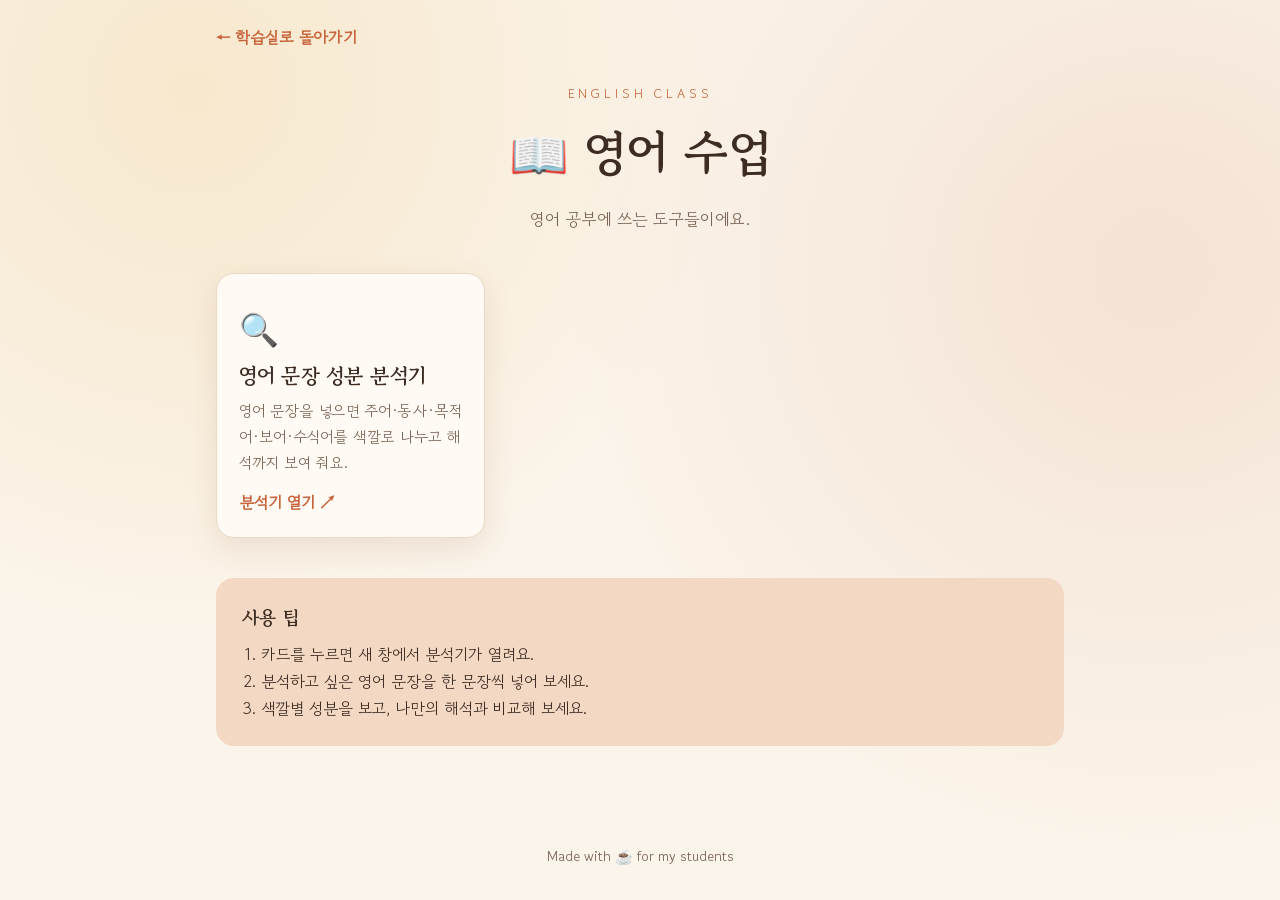
<file: 영어 수업/index.html>
<!DOCTYPE html>
<html lang="ko">
<head>
<meta charset="utf-8">
<meta name="viewport" content="width=device-width, initial-scale=1">
<title>영어 수업</title>
<meta name="description" content="영어 공부에 쓰는 학습 도구 모음">
<link rel="preconnect" href="https://fonts.googleapis.com">
<link rel="preconnect" href="https://fonts.gstatic.com" crossorigin>
<link href="https://fonts.googleapis.com/css2?family=Gowun+Batang:wght@400;700&family=Gowun+Dodum&display=swap" rel="stylesheet">
<link rel="stylesheet" href="../style.css">
</head>
<body>
  <main class="wrap">
    <a class="back" href="../">← 학습실로 돌아가기</a>
    <header class="hero" style="padding-top:24px">
      <p class="eyebrow">English Class</p>
      <h1>📖 영어 수업</h1>
      <p class="lead">영어 공부에 쓰는 도구들이에요.</p>
    </header>

    <div class="grid">
      <a class="card" href="https://claude.ai/artifact/JNbA1zeMDmuZguPhx5NWRt" target="_blank" rel="noopener">
        <span class="icon" aria-hidden="true">🔍</span>
        <span class="name">영어 문장 성분 분석기</span>
        <span class="desc">영어 문장을 넣으면 주어·동사·목적어·보어·수식어를 색깔로 나누고 해석까지 보여 줘요.</span>
        <span class="go">분석기 열기 ↗</span>
      </a>
    </div>

    <section class="note">
      <h2>사용 팁</h2>
      <ol>
        <li>카드를 누르면 새 창에서 분석기가 열려요.</li>
        <li>분석하고 싶은 영어 문장을 한 문장씩 넣어 보세요.</li>
        <li>색깔별 성분을 보고, 나만의 해석과 비교해 보세요.</li>
      </ol>
    </section>
  </main>
  <footer>Made with ☕ for my students</footer>
</body>
</html>
</file>
<file: style.css>
:root {
  --bg: #fbf4ea;
  --paper: #fffaf3;
  --ink: #3d2c22;
  --muted: #7a6455;
  --accent: #c8643b;
  --accent-soft: #f3d9c4;
  --honey: #e9b44c;
  --line: #ead9c6;
  --shadow: 0 10px 30px rgba(120, 72, 40, 0.12);
}
@media (prefers-color-scheme: dark) {
  :root {
    --bg: #2a211b;
    --paper: #352a22;
    --ink: #f4e6d6;
    --muted: #c9b3a0;
    --accent: #e98a5f;
    --accent-soft: #4a3628;
    --honey: #e9b44c;
    --line: #4d3c30;
    --shadow: 0 10px 30px rgba(0, 0, 0, 0.35);
  }
}

* { box-sizing: border-box; margin: 0; padding: 0; }

body {
  background: var(--bg);
  background-image: radial-gradient(circle at 15% 10%, rgba(233, 180, 76, 0.18), transparent 40%),
                    radial-gradient(circle at 90% 30%, rgba(200, 100, 59, 0.12), transparent 45%);
  color: var(--ink);
  font-family: "Gowun Dodum", "Apple SD Gothic Neo", "Malgun Gothic", sans-serif;
  line-height: 1.7;
  min-height: 100vh;
  display: flex;
  flex-direction: column;
}

h1, h2, .name { font-family: "Gowun Batang", serif; }

.hero {
  text-align: center;
  padding: 72px 16px 40px;
  position: relative;
}
.sun {
  width: 84px; height: 84px; margin: 0 auto 20px;
  border-radius: 50%;
  background: radial-gradient(circle, var(--honey) 40%, var(--accent) 100%);
  box-shadow: 0 0 0 12px rgba(233, 180, 76, 0.18), 0 0 0 26px rgba(233, 180, 76, 0.08);
}
.eyebrow {
  letter-spacing: 0.3em; text-transform: uppercase;
  font-size: 0.8rem; color: var(--accent); margin-bottom: 6px;
}
.hero h1 { font-size: clamp(2rem, 6vw, 3rem); font-weight: 700; }
.lead { color: var(--muted); margin-top: 12px; font-size: 1.05rem; }

.wrap { width: 100%; max-width: 880px; margin: 0 auto; padding: 0 16px 48px; flex: 1; }

.section-title { font-size: 1.3rem; margin: 8px 0 16px; }

.grid {
  display: grid;
  grid-template-columns: repeat(auto-fill, minmax(240px, 1fr));
  gap: 20px;
}

.folder, .card {
  position: relative;
  display: flex; flex-direction: column; gap: 4px;
  background: var(--paper);
  border: 1px solid var(--line);
  border-radius: 18px;
  padding: 26px 22px 20px;
  text-decoration: none; color: inherit;
  box-shadow: var(--shadow);
  transition: transform 0.2s ease, box-shadow 0.2s ease;
}
.folder:hover, .card:hover { transform: translateY(-4px); box-shadow: 0 16px 36px rgba(120, 72, 40, 0.18); }
.folder .tab {
  position: absolute; top: -10px; left: 22px;
  width: 70px; height: 16px;
  background: var(--accent-soft);
  border: 1px solid var(--line); border-bottom: none;
  border-radius: 8px 8px 0 0;
}
.icon { font-size: 2rem; }
.name { font-size: 1.3rem; font-weight: 700; }
.desc { color: var(--muted); font-size: 0.95rem; }
.go { margin-top: 10px; color: var(--accent); font-weight: 700; }

.note {
  margin-top: 40px;
  background: var(--accent-soft);
  border-radius: 18px;
  padding: 24px 26px;
}
.note h2 { font-size: 1.15rem; margin-bottom: 8px; }
.note ol { padding-left: 1.2em; color: var(--ink); }

.back { display: inline-block; margin: 24px 0 8px; color: var(--accent); text-decoration: none; font-weight: 700; }

footer { text-align: center; color: var(--muted); font-size: 0.9rem; padding: 24px 16px 32px; }
</file>
